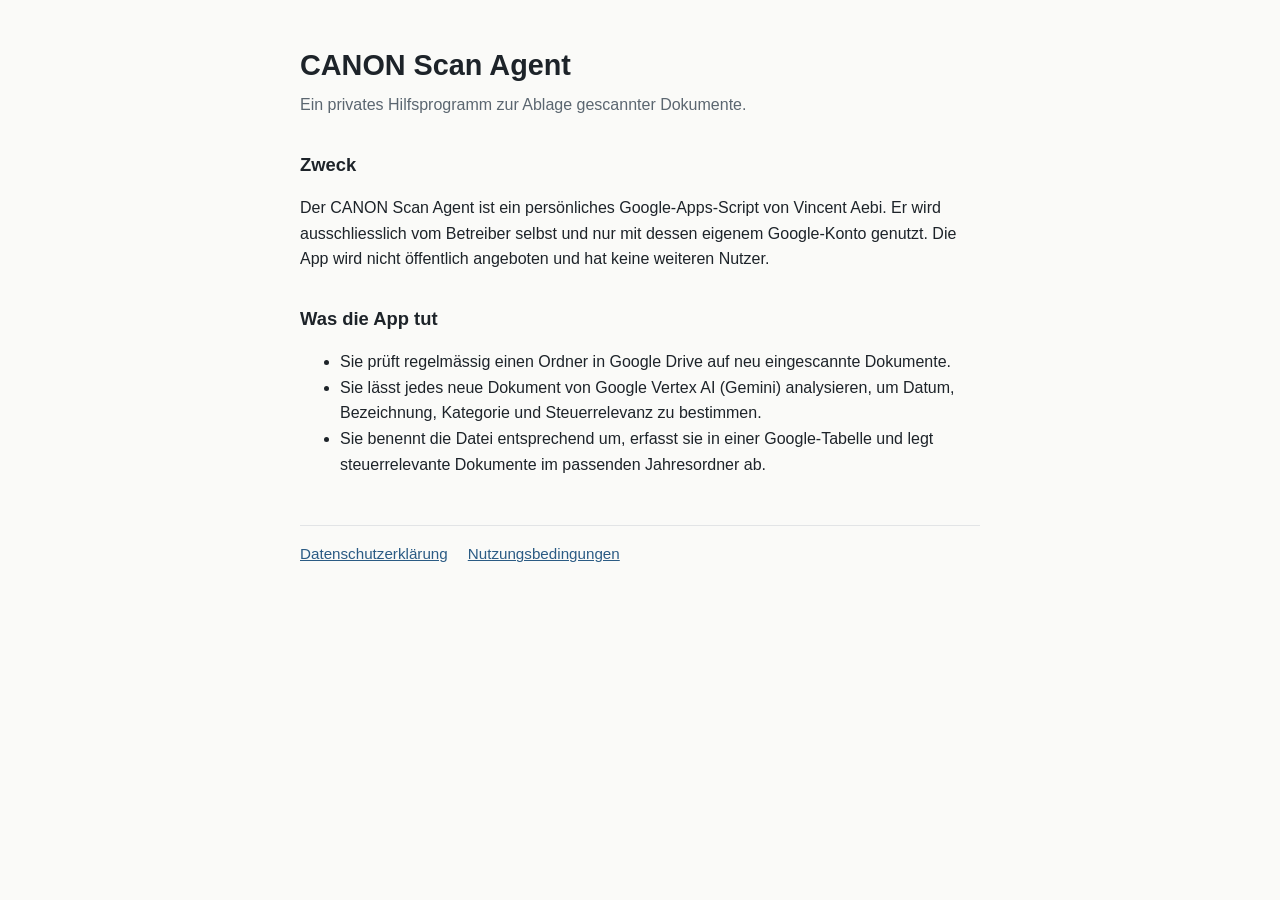
<file: index.html>
<!doctype html>
<html lang="de">
<head>
<meta charset="utf-8"><meta name="viewport" content="width=device-width,initial-scale=1">
<title>CANON Scan Agent</title>
<link rel="stylesheet" href="style.css">
</head>
<body><main>
<h1>CANON Scan Agent</h1>
<p class="sub">Ein privates Hilfsprogramm zur Ablage gescannter Dokumente.</p>

<h2>Zweck</h2>
<p>Der CANON Scan Agent ist ein persönliches Google-Apps-Script von Vincent Aebi. Er wird ausschliesslich vom Betreiber selbst und nur mit dessen eigenem Google-Konto genutzt. Die App wird nicht öffentlich angeboten und hat keine weiteren Nutzer.</p>

<h2>Was die App tut</h2>
<ul>
  <li>Sie prüft regelmässig einen Ordner in Google Drive auf neu eingescannte Dokumente.</li>
  <li>Sie lässt jedes neue Dokument von Google Vertex AI (Gemini) analysieren, um Datum, Bezeichnung, Kategorie und Steuerrelevanz zu bestimmen.</li>
  <li>Sie benennt die Datei entsprechend um, erfasst sie in einer Google-Tabelle und legt steuerrelevante Dokumente im passenden Jahresordner ab.</li>
</ul>

<nav>
  <a href="datenschutz.html">Datenschutzerklärung</a>
  <a href="nutzungsbedingungen.html">Nutzungsbedingungen</a>
</nav>
</main></body>
</html>
</file>
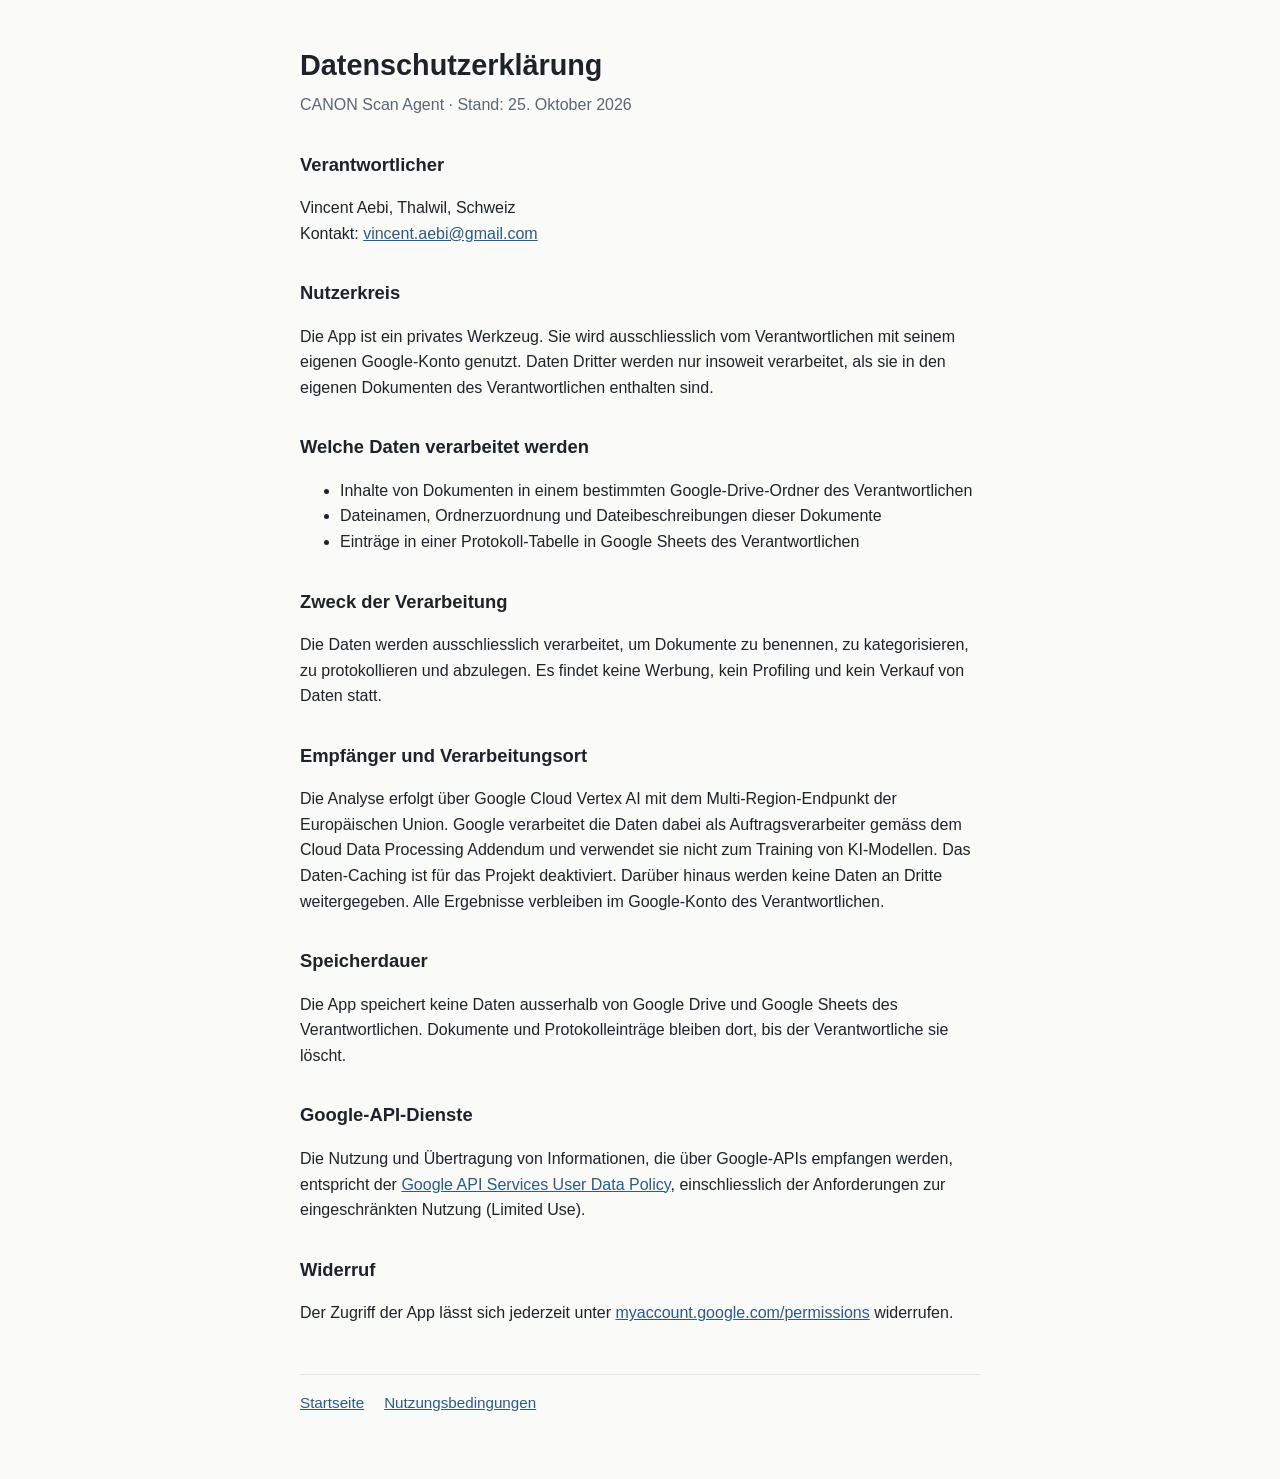
<file: datenschutz.html>
<!doctype html>
<html lang="de">
<head>
<meta charset="utf-8"><meta name="viewport" content="width=device-width,initial-scale=1">
<title>Datenschutz – CANON Scan Agent</title>
<link rel="stylesheet" href="style.css">
</head>
<body><main>
<h1>Datenschutzerklärung</h1>
<p class="sub">CANON Scan Agent · Stand: 25. Oktober 2026</p>

<h2>Verantwortlicher</h2>
<p>Vincent Aebi, Thalwil, Schweiz<br>Kontakt: <a href="mailto:vincent.aebi@gmail.com">vincent.aebi@gmail.com</a></p>

<h2>Nutzerkreis</h2>
<p>Die App ist ein privates Werkzeug. Sie wird ausschliesslich vom Verantwortlichen mit seinem eigenen Google-Konto genutzt. Daten Dritter werden nur insoweit verarbeitet, als sie in den eigenen Dokumenten des Verantwortlichen enthalten sind.</p>

<h2>Welche Daten verarbeitet werden</h2>
<ul>
  <li>Inhalte von Dokumenten in einem bestimmten Google-Drive-Ordner des Verantwortlichen</li>
  <li>Dateinamen, Ordnerzuordnung und Dateibeschreibungen dieser Dokumente</li>
  <li>Einträge in einer Protokoll-Tabelle in Google Sheets des Verantwortlichen</li>
</ul>

<h2>Zweck der Verarbeitung</h2>
<p>Die Daten werden ausschliesslich verarbeitet, um Dokumente zu benennen, zu kategorisieren, zu protokollieren und abzulegen. Es findet keine Werbung, kein Profiling und kein Verkauf von Daten statt.</p>

<h2>Empfänger und Verarbeitungsort</h2>
<p>Die Analyse erfolgt über Google Cloud Vertex AI mit dem Multi-Region-Endpunkt der Europäischen Union. Google verarbeitet die Daten dabei als Auftragsverarbeiter gemäss dem Cloud Data Processing Addendum und verwendet sie nicht zum Training von KI-Modellen. Das Daten-Caching ist für das Projekt deaktiviert. Darüber hinaus werden keine Daten an Dritte weitergegeben. Alle Ergebnisse verbleiben im Google-Konto des Verantwortlichen.</p>

<h2>Speicherdauer</h2>
<p>Die App speichert keine Daten ausserhalb von Google Drive und Google Sheets des Verantwortlichen. Dokumente und Protokolleinträge bleiben dort, bis der Verantwortliche sie löscht.</p>

<h2>Google-API-Dienste</h2>
<p>Die Nutzung und Übertragung von Informationen, die über Google-APIs empfangen werden, entspricht der <a href="https://developers.google.com/terms/api-services-user-data-policy">Google API Services User Data Policy</a>, einschliesslich der Anforderungen zur eingeschränkten Nutzung (Limited Use).</p>

<h2>Widerruf</h2>
<p>Der Zugriff der App lässt sich jederzeit unter <a href="https://myaccount.google.com/permissions">myaccount.google.com/permissions</a> widerrufen.</p>

<nav><a href="index.html">Startseite</a><a href="nutzungsbedingungen.html">Nutzungsbedingungen</a></nav>
</main></body>
</html>
</file>
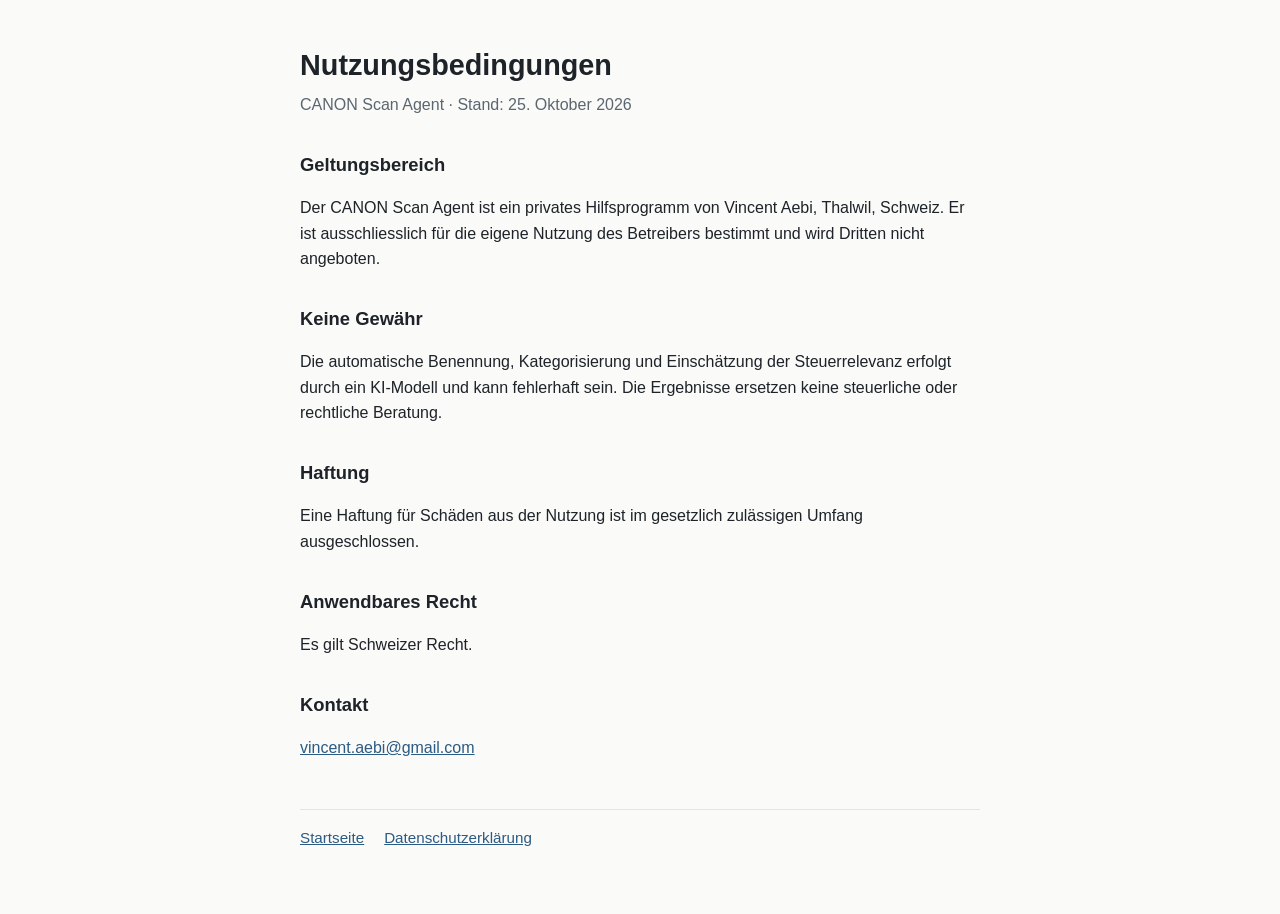
<file: nutzungsbedingungen.html>
<!doctype html>
<html lang="de">
<head>
<meta charset="utf-8"><meta name="viewport" content="width=device-width,initial-scale=1">
<title>Nutzungsbedingungen – CANON Scan Agent</title>
<link rel="stylesheet" href="style.css">
</head>
<body><main>
<h1>Nutzungsbedingungen</h1>
<p class="sub">CANON Scan Agent · Stand: 25. Oktober 2026</p>

<h2>Geltungsbereich</h2>
<p>Der CANON Scan Agent ist ein privates Hilfsprogramm von Vincent Aebi, Thalwil, Schweiz. Er ist ausschliesslich für die eigene Nutzung des Betreibers bestimmt und wird Dritten nicht angeboten.</p>

<h2>Keine Gewähr</h2>
<p>Die automatische Benennung, Kategorisierung und Einschätzung der Steuerrelevanz erfolgt durch ein KI-Modell und kann fehlerhaft sein. Die Ergebnisse ersetzen keine steuerliche oder rechtliche Beratung.</p>

<h2>Haftung</h2>
<p>Eine Haftung für Schäden aus der Nutzung ist im gesetzlich zulässigen Umfang ausgeschlossen.</p>

<h2>Anwendbares Recht</h2>
<p>Es gilt Schweizer Recht.</p>

<h2>Kontakt</h2>
<p><a href="mailto:vincent.aebi@gmail.com">vincent.aebi@gmail.com</a></p>

<nav><a href="index.html">Startseite</a><a href="datenschutz.html">Datenschutzerklärung</a></nav>
</main></body>
</html>
</file>
<file: style.css>
:root{--bg:#fafaf8;--fg:#1d2329;--muted:#5b6670;--line:#e2e4e6;--accent:#2b5b84}
@media (prefers-color-scheme:dark){:root{--bg:#15181b;--fg:#e8eaec;--muted:#9aa4ad;--line:#2a2f34;--accent:#7fb0d8}}
*{box-sizing:border-box}
body{margin:0;background:var(--bg);color:var(--fg);font:16px/1.6 -apple-system,BlinkMacSystemFont,"Segoe UI",Roboto,Helvetica,Arial,sans-serif}
main{max-width:720px;margin:0 auto;padding:48px 20px 64px}
h1{font-size:1.8rem;line-height:1.25;margin:0 0 8px}
h2{font-size:1.15rem;margin:32px 0 8px}
p,li{color:var(--fg)}
.sub{color:var(--muted);margin:0 0 32px}
a{color:var(--accent)}
nav{display:flex;gap:20px;flex-wrap:wrap;border-top:1px solid var(--line);margin-top:48px;padding-top:16px;font-size:.95rem}
</file>
